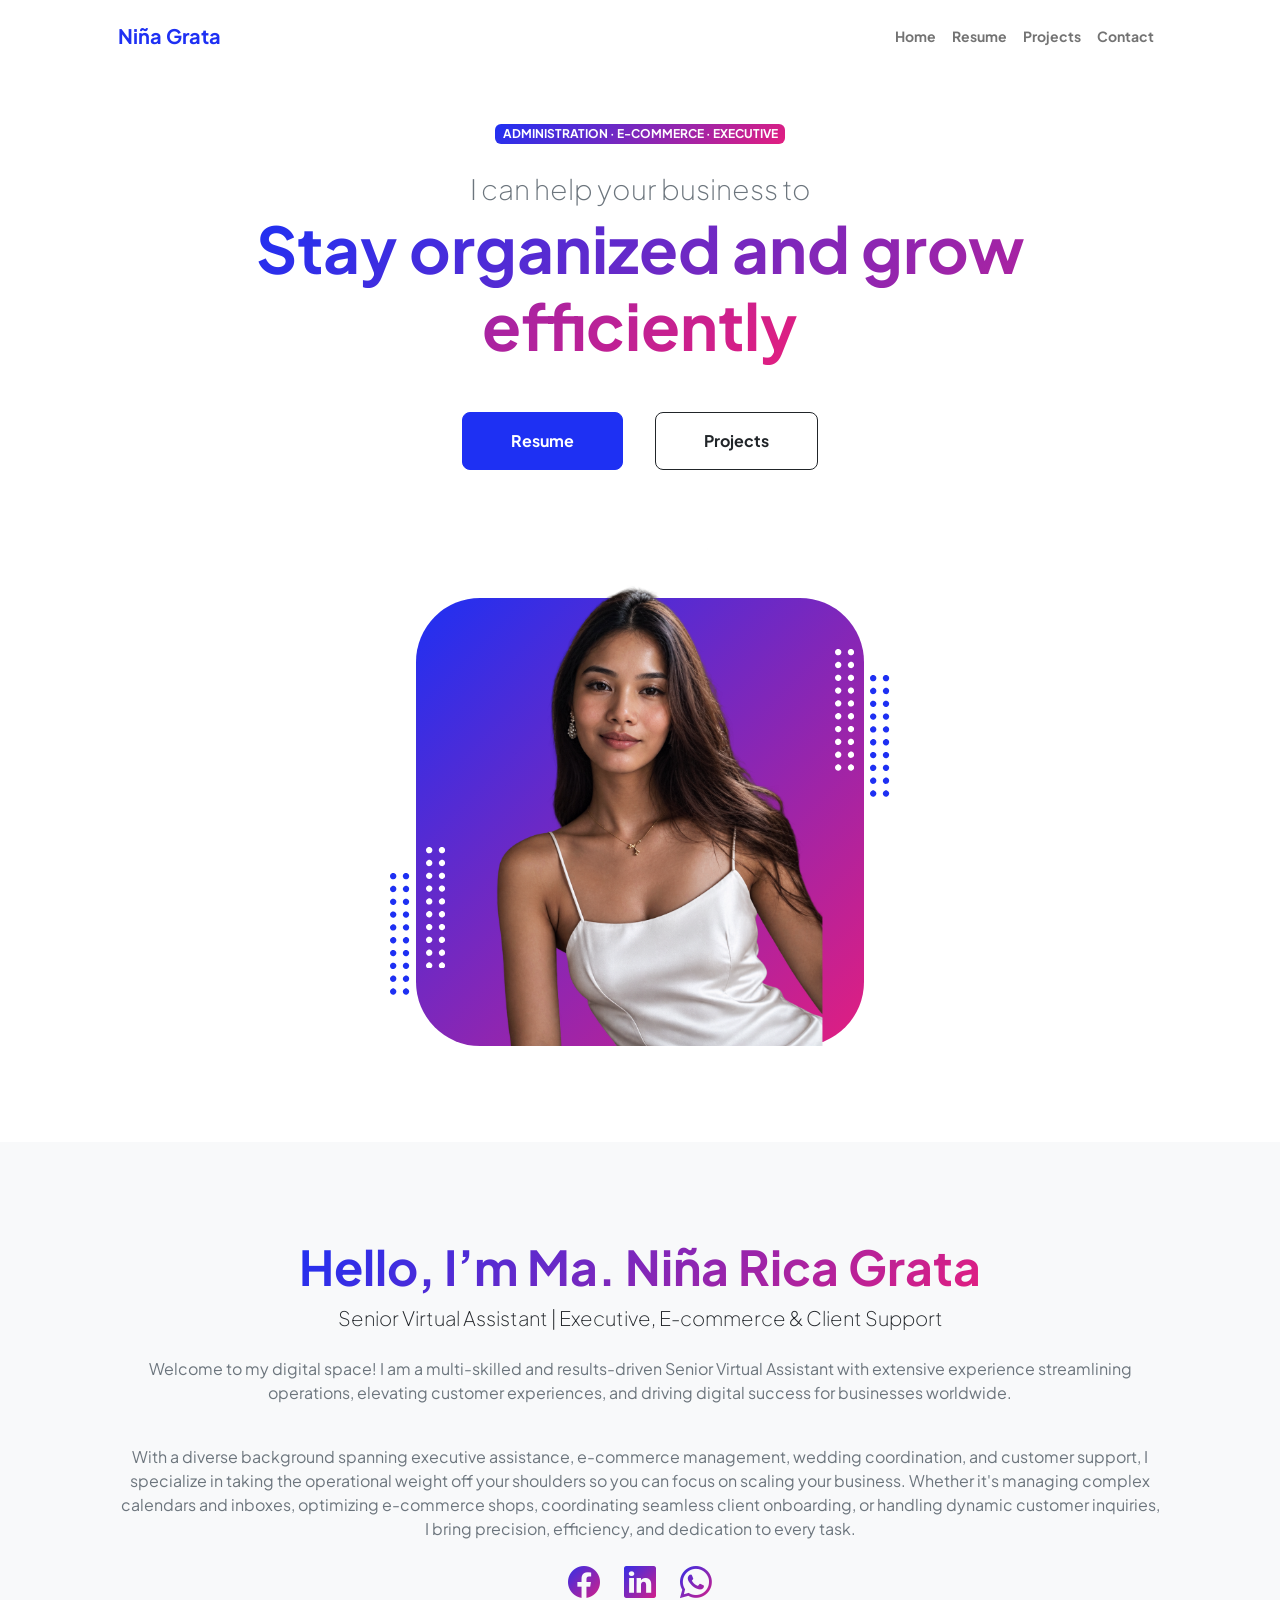
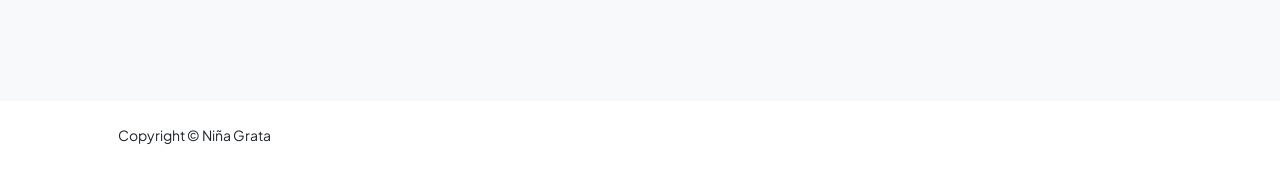
<file: index.html>
<!DOCTYPE html>
<html lang="en">
    <head>
        <meta charset="utf-8" />
        <meta name="viewport" content="width=device-width, initial-scale=1, shrink-to-fit=no" />
        <meta name="description" content="" />
        <meta name="author" content="" />
        <title>Niña Grata - Portfolio</title>
        <!-- Favicon-->
        <link rel="icon" type="image/x-icon" href="assets/favicon.ico" />
        <!-- Custom Google font-->
        <link rel="preconnect" href="https://fonts.googleapis.com" />
        <link rel="preconnect" href="https://fonts.gstatic.com" crossorigin />
        <link href="https://fonts.googleapis.com/css2?family=Plus+Jakarta+Sans:wght@100;200;300;400;500;600;700;800;900&amp;display=swap" rel="stylesheet" />
        <!-- Bootstrap icons-->
        <link href="https://cdn.jsdelivr.net/npm/bootstrap-icons@1.8.1/font/bootstrap-icons.css" rel="stylesheet" />
        <!-- Core theme CSS (includes Bootstrap)-->
        <link href="css/styles.css" rel="stylesheet" />
    </head>
    <body class="d-flex flex-column h-100">
        <main class="flex-shrink-0">
            <!-- Navigation-->
            <nav class="navbar navbar-expand-lg navbar-light bg-white py-3">
                <div class="container px-5">
                    <a class="navbar-brand" href="index.html"><span class="fw-bolder text-primary">Niña Grata</span></a>
                    <button class="navbar-toggler" type="button" data-bs-toggle="collapse" data-bs-target="#navbarSupportedContent" aria-controls="navbarSupportedContent" aria-expanded="false" aria-label="Toggle navigation"><span class="navbar-toggler-icon"></span></button>
                    <div class="collapse navbar-collapse" id="navbarSupportedContent">
                        <ul class="navbar-nav ms-auto mb-2 mb-lg-0 small fw-bolder">
                            <li class="nav-item"><a class="nav-link" href="index.html">Home</a></li>
                            <li class="nav-item"><a class="nav-link" href="resume.html">Resume</a></li>
                            <li class="nav-item"><a class="nav-link" href="projects.html">Projects</a></li>
                            <li class="nav-item"><a class="nav-link" href="contact.html">Contact</a></li>
                        </ul>
                    </div>
                </div>
            </nav>
            <!-- Header-->
            <header class="py-5">
                <div class="container px-5 pb-5">
                    <div class="row gx-5 align-items-center">
                        <div class="col-xxl-5">
                            <!-- Header text content-->
                            <div class="text-center text-xxl-start">
                                <div class="badge bg-gradient-primary-to-secondary text-white mb-4"><div class="text-uppercase">ADMINISTRATION &middot; E-COMMERCE &middot; EXECUTIVE</div></div>
                                <div class="fs-3 fw-light text-muted">I can help your business to</div>
                                <h1 class="display-3 fw-bolder mb-5"><span class="text-gradient d-inline">Stay organized and grow efficiently</span></h1>
                                <div class="d-grid gap-3 d-sm-flex justify-content-sm-center justify-content-xxl-start mb-3">
                                    <a class="btn btn-primary btn-lg px-5 py-3 me-sm-3 fs-6 fw-bolder" href="resume.html">Resume</a>
                                    <a class="btn btn-outline-dark btn-lg px-5 py-3 fs-6 fw-bolder" href="projects.html">Projects</a>
                                </div>
                            </div>
                        </div>
                        <div class="col-xxl-7">
                            <!-- Header profile picture-->
                            <div class="d-flex justify-content-center mt-5 mt-xxl-0">
                                <div class="profile bg-gradient-primary-to-secondary">
                                    <!-- TIP: For best results, use a photo with a transparent background like the demo example below-->
                                    <!-- Watch a tutorial on how to do this on YouTube (link)-->
                                    <img class="profile-img" src="assets/profile.png" alt="..." />
                                    <div class="dots-1">
                                        <!-- SVG Dots-->
                                        <svg version="1.1" xmlns="http://www.w3.org/2000/svg" xmlns:xlink="http://www.w3.org/1999/xlink" x="0px" y="0px" viewBox="0 0 191.6 1215.4" style="enable-background: new 0 0 191.6 1215.4" xml:space="preserve">
                                            <g transform="translate(0.000000,1280.000000) scale(0.100000,-0.100000)">
                                                <path d="M227.7,12788.6c-105-35-200-141-222-248c-43-206,163-412,369-369c155,32,275,190,260,339c-11,105-90,213-190,262        C383.7,12801.6,289.7,12808.6,227.7,12788.6z"></path>
                                                <path d="M1507.7,12788.6c-151-50-253-216-222-362c25-119,136-230,254-255c194-41,395,142,375,339c-11,105-90,213-190,262        C1663.7,12801.6,1569.7,12808.6,1507.7,12788.6z"></path>
                                                <path d="M227.7,11508.6c-105-35-200-141-222-248c-43-206,163-412,369-369c155,32,275,190,260,339c-11,105-90,213-190,262        C383.7,11521.6,289.7,11528.6,227.7,11508.6z"></path>
                                                <path d="M1507.7,11508.6c-151-50-253-216-222-362c25-119,136-230,254-255c194-41,395,142,375,339c-11,105-90,213-190,262        C1663.7,11521.6,1569.7,11528.6,1507.7,11508.6z"></path>
                                                <path d="M227.7,10228.6c-105-35-200-141-222-248c-43-206,163-412,369-369c155,32,275,190,260,339c-11,105-90,213-190,262        C383.7,10241.6,289.7,10248.6,227.7,10228.6z"></path>
                                                <path d="M1507.7,10228.6c-105-35-200-141-222-248c-43-206,163-412,369-369c155,32,275,190,260,339c-11,105-90,213-190,262        C1663.7,10241.6,1569.7,10248.6,1507.7,10228.6z"></path>
                                                <path d="M227.7,8948.6c-105-35-200-141-222-248c-43-206,163-412,369-369c155,32,275,190,260,339c-11,105-90,213-190,262        C383.7,8961.6,289.7,8968.6,227.7,8948.6z"></path>
                                                <path d="M1507.7,8948.6c-105-35-200-141-222-248c-43-206,163-412,369-369c155,32,275,190,260,339c-11,105-90,213-190,262        C1663.7,8961.6,1569.7,8968.6,1507.7,8948.6z"></path>
                                                <path d="M227.7,7668.6c-105-35-200-141-222-248c-43-206,163-412,369-369c155,32,275,190,260,339c-11,105-90,213-190,262        C383.7,7681.6,289.7,7688.6,227.7,7668.6z"></path>
                                                <path d="M1507.7,7668.6c-105-35-200-141-222-248c-43-206,163-412,369-369c155,32,275,190,260,339c-11,105-90,213-190,262        C1663.7,7681.6,1569.7,7688.6,1507.7,7668.6z"></path>
                                                <path d="M227.7,6388.6c-105-35-200-141-222-248c-43-206,163-412,369-369c155,32,275,190,260,339c-11,105-90,213-190,262        C383.7,6401.6,289.7,6408.6,227.7,6388.6z"></path>
                                                <path d="M1507.7,6388.6c-105-35-200-141-222-248c-43-206,163-412,369-369c155,32,275,190,260,339c-11,105-90,213-190,262        C1663.7,6401.6,1569.7,6408.6,1507.7,6388.6z"></path>
                                                <path d="M227.7,5108.6c-105-35-200-141-222-248c-43-206,163-412,369-369c155,32,275,190,260,339c-11,105-90,213-190,262        C383.7,5121.6,289.7,5128.6,227.7,5108.6z"></path>
                                                <path d="M1507.7,5108.6c-105-35-200-141-222-248c-43-206,163-412,369-369c155,32,275,190,260,339c-11,105-90,213-190,262        C1663.7,5121.6,1569.7,5128.6,1507.7,5108.6z"></path>
                                                <path d="M227.7,3828.6c-105-35-200-141-222-248c-43-206,163-412,369-369c155,32,275,190,260,339c-11,105-90,213-190,262        C383.7,3841.6,289.7,3848.6,227.7,3828.6z"></path>
                                                <path d="M1507.7,3828.6c-105-35-200-141-222-248c-43-206,163-412,369-369c155,32,275,190,260,339c-11,105-90,213-190,262        C1663.7,3841.6,1569.7,3848.6,1507.7,3828.6z"></path>
                                                <path d="M227.7,2548.6c-105-35-200-141-222-248c-43-206,163-412,369-369c155,32,275,190,260,339c-11,105-90,213-190,262        C383.7,2561.6,289.7,2568.6,227.7,2548.6z"></path>
                                                <path d="M1507.7,2548.6c-105-35-200-141-222-248c-43-206,163-412,369-369c155,32,275,190,260,339c-11,105-90,213-190,262        C1663.7,2561.6,1569.7,2568.6,1507.7,2548.6z"></path>
                                                <path d="M227.7,1268.6c-105-35-200-141-222-248c-43-206,163-412,369-369c155,32,275,190,260,339c-11,105-90,213-190,262        C383.7,1281.6,289.7,1288.6,227.7,1268.6z"></path>
                                                <path d="M1507.7,1268.6c-105-35-200-141-222-248c-43-206,163-412,369-369c155,32,275,190,260,339c-11,105-90,213-190,262        C1663.7,1281.6,1569.7,1288.6,1507.7,1268.6z"></path>
                                            </g>
                                        </svg>
                                        <!-- END of SVG dots-->
                                    </div>
                                    <div class="dots-2">
                                        <!-- SVG Dots-->
                                        <svg version="1.1" xmlns="http://www.w3.org/2000/svg" xmlns:xlink="http://www.w3.org/1999/xlink" x="0px" y="0px" viewBox="0 0 191.6 1215.4" style="enable-background: new 0 0 191.6 1215.4" xml:space="preserve">
                                            <g transform="translate(0.000000,1280.000000) scale(0.100000,-0.100000)">
                                                <path d="M227.7,12788.6c-105-35-200-141-222-248c-43-206,163-412,369-369c155,32,275,190,260,339c-11,105-90,213-190,262        C383.7,12801.6,289.7,12808.6,227.7,12788.6z"></path>
                                                <path d="M1507.7,12788.6c-151-50-253-216-222-362c25-119,136-230,254-255c194-41,395,142,375,339c-11,105-90,213-190,262        C1663.7,12801.6,1569.7,12808.6,1507.7,12788.6z"></path>
                                                <path d="M227.7,11508.6c-105-35-200-141-222-248c-43-206,163-412,369-369c155,32,275,190,260,339c-11,105-90,213-190,262        C383.7,11521.6,289.7,11528.6,227.7,11508.6z"></path>
                                                <path d="M1507.7,11508.6c-151-50-253-216-222-362c25-119,136-230,254-255c194-41,395,142,375,339c-11,105-90,213-190,262        C1663.7,11521.6,1569.7,11528.6,1507.7,11508.6z"></path>
                                                <path d="M227.7,10228.6c-105-35-200-141-222-248c-43-206,163-412,369-369c155,32,275,190,260,339c-11,105-90,213-190,262        C383.7,10241.6,289.7,10248.6,227.7,10228.6z"></path>
                                                <path d="M1507.7,10228.6c-105-35-200-141-222-248c-43-206,163-412,369-369c155,32,275,190,260,339c-11,105-90,213-190,262        C1663.7,10241.6,1569.7,10248.6,1507.7,10228.6z"></path>
                                                <path d="M227.7,8948.6c-105-35-200-141-222-248c-43-206,163-412,369-369c155,32,275,190,260,339c-11,105-90,213-190,262        C383.7,8961.6,289.7,8968.6,227.7,8948.6z"></path>
                                                <path d="M1507.7,8948.6c-105-35-200-141-222-248c-43-206,163-412,369-369c155,32,275,190,260,339c-11,105-90,213-190,262        C1663.7,8961.6,1569.7,8968.6,1507.7,8948.6z"></path>
                                                <path d="M227.7,7668.6c-105-35-200-141-222-248c-43-206,163-412,369-369c155,32,275,190,260,339c-11,105-90,213-190,262        C383.7,7681.6,289.7,7688.6,227.7,7668.6z"></path>
                                                <path d="M1507.7,7668.6c-105-35-200-141-222-248c-43-206,163-412,369-369c155,32,275,190,260,339c-11,105-90,213-190,262        C1663.7,7681.6,1569.7,7688.6,1507.7,7668.6z"></path>
                                                <path d="M227.7,6388.6c-105-35-200-141-222-248c-43-206,163-412,369-369c155,32,275,190,260,339c-11,105-90,213-190,262        C383.7,6401.6,289.7,6408.6,227.7,6388.6z"></path>
                                                <path d="M1507.7,6388.6c-105-35-200-141-222-248c-43-206,163-412,369-369c155,32,275,190,260,339c-11,105-90,213-190,262        C1663.7,6401.6,1569.7,6408.6,1507.7,6388.6z"></path>
                                                <path d="M227.7,5108.6c-105-35-200-141-222-248c-43-206,163-412,369-369c155,32,275,190,260,339c-11,105-90,213-190,262        C383.7,5121.6,289.7,5128.6,227.7,5108.6z"></path>
                                                <path d="M1507.7,5108.6c-105-35-200-141-222-248c-43-206,163-412,369-369c155,32,275,190,260,339c-11,105-90,213-190,262        C1663.7,5121.6,1569.7,5128.6,1507.7,5108.6z"></path>
                                                <path d="M227.7,3828.6c-105-35-200-141-222-248c-43-206,163-412,369-369c155,32,275,190,260,339c-11,105-90,213-190,262        C383.7,3841.6,289.7,3848.6,227.7,3828.6z"></path>
                                                <path d="M1507.7,3828.6c-105-35-200-141-222-248c-43-206,163-412,369-369c155,32,275,190,260,339c-11,105-90,213-190,262        C1663.7,3841.6,1569.7,3848.6,1507.7,3828.6z"></path>
                                                <path d="M227.7,2548.6c-105-35-200-141-222-248c-43-206,163-412,369-369c155,32,275,190,260,339c-11,105-90,213-190,262        C383.7,2561.6,289.7,2568.6,227.7,2548.6z"></path>
                                                <path d="M1507.7,2548.6c-105-35-200-141-222-248c-43-206,163-412,369-369c155,32,275,190,260,339c-11,105-90,213-190,262        C1663.7,2561.6,1569.7,2568.6,1507.7,2548.6z"></path>
                                                <path d="M227.7,1268.6c-105-35-200-141-222-248c-43-206,163-412,369-369c155,32,275,190,260,339c-11,105-90,213-190,262        C383.7,1281.6,289.7,1288.6,227.7,1268.6z"></path>
                                                <path d="M1507.7,1268.6c-105-35-200-141-222-248c-43-206,163-412,369-369c155,32,275,190,260,339c-11,105-90,213-190,262        C1663.7,1281.6,1569.7,1288.6,1507.7,1268.6z"></path>
                                            </g>
                                        </svg>
                                        <!-- END of SVG dots-->
                                    </div>
                                    <div class="dots-3">
                                        <!-- SVG Dots-->
                                        <svg version="1.1" xmlns="http://www.w3.org/2000/svg" xmlns:xlink="http://www.w3.org/1999/xlink" x="0px" y="0px" viewBox="0 0 191.6 1215.4" style="enable-background: new 0 0 191.6 1215.4" xml:space="preserve">
                                            <g transform="translate(0.000000,1280.000000) scale(0.100000,-0.100000)">
                                                <path d="M227.7,12788.6c-105-35-200-141-222-248c-43-206,163-412,369-369c155,32,275,190,260,339c-11,105-90,213-190,262        C383.7,12801.6,289.7,12808.6,227.7,12788.6z"></path>
                                                <path d="M1507.7,12788.6c-151-50-253-216-222-362c25-119,136-230,254-255c194-41,395,142,375,339c-11,105-90,213-190,262        C1663.7,12801.6,1569.7,12808.6,1507.7,12788.6z"></path>
                                                <path d="M227.7,11508.6c-105-35-200-141-222-248c-43-206,163-412,369-369c155,32,275,190,260,339c-11,105-90,213-190,262        C383.7,11521.6,289.7,11528.6,227.7,11508.6z"></path>
                                                <path d="M1507.7,11508.6c-151-50-253-216-222-362c25-119,136-230,254-255c194-41,395,142,375,339c-11,105-90,213-190,262        C1663.7,11521.6,1569.7,11528.6,1507.7,11508.6z"></path>
                                                <path d="M227.7,10228.6c-105-35-200-141-222-248c-43-206,163-412,369-369c155,32,275,190,260,339c-11,105-90,213-190,262        C383.7,10241.6,289.7,10248.6,227.7,10228.6z"></path>
                                                <path d="M1507.7,10228.6c-105-35-200-141-222-248c-43-206,163-412,369-369c155,32,275,190,260,339c-11,105-90,213-190,262        C1663.7,10241.6,1569.7,10248.6,1507.7,10228.6z"></path>
                                                <path d="M227.7,8948.6c-105-35-200-141-222-248c-43-206,163-412,369-369c155,32,275,190,260,339c-11,105-90,213-190,262        C383.7,8961.6,289.7,8968.6,227.7,8948.6z"></path>
                                                <path d="M1507.7,8948.6c-105-35-200-141-222-248c-43-206,163-412,369-369c155,32,275,190,260,339c-11,105-90,213-190,262        C1663.7,8961.6,1569.7,8968.6,1507.7,8948.6z"></path>
                                                <path d="M227.7,7668.6c-105-35-200-141-222-248c-43-206,163-412,369-369c155,32,275,190,260,339c-11,105-90,213-190,262        C383.7,7681.6,289.7,7688.6,227.7,7668.6z"></path>
                                                <path d="M1507.7,7668.6c-105-35-200-141-222-248c-43-206,163-412,369-369c155,32,275,190,260,339c-11,105-90,213-190,262        C1663.7,7681.6,1569.7,7688.6,1507.7,7668.6z"></path>
                                                <path d="M227.7,6388.6c-105-35-200-141-222-248c-43-206,163-412,369-369c155,32,275,190,260,339c-11,105-90,213-190,262        C383.7,6401.6,289.7,6408.6,227.7,6388.6z"></path>
                                                <path d="M1507.7,6388.6c-105-35-200-141-222-248c-43-206,163-412,369-369c155,32,275,190,260,339c-11,105-90,213-190,262        C1663.7,6401.6,1569.7,6408.6,1507.7,6388.6z"></path>
                                                <path d="M227.7,5108.6c-105-35-200-141-222-248c-43-206,163-412,369-369c155,32,275,190,260,339c-11,105-90,213-190,262        C383.7,5121.6,289.7,5128.6,227.7,5108.6z"></path>
                                                <path d="M1507.7,5108.6c-105-35-200-141-222-248c-43-206,163-412,369-369c155,32,275,190,260,339c-11,105-90,213-190,262        C1663.7,5121.6,1569.7,5128.6,1507.7,5108.6z"></path>
                                                <path d="M227.7,3828.6c-105-35-200-141-222-248c-43-206,163-412,369-369c155,32,275,190,260,339c-11,105-90,213-190,262        C383.7,3841.6,289.7,3848.6,227.7,3828.6z"></path>
                                                <path d="M1507.7,3828.6c-105-35-200-141-222-248c-43-206,163-412,369-369c155,32,275,190,260,339c-11,105-90,213-190,262        C1663.7,3841.6,1569.7,3848.6,1507.7,3828.6z"></path>
                                                <path d="M227.7,2548.6c-105-35-200-141-222-248c-43-206,163-412,369-369c155,32,275,190,260,339c-11,105-90,213-190,262        C383.7,2561.6,289.7,2568.6,227.7,2548.6z"></path>
                                                <path d="M1507.7,2548.6c-105-35-200-141-222-248c-43-206,163-412,369-369c155,32,275,190,260,339c-11,105-90,213-190,262        C1663.7,2561.6,1569.7,2568.6,1507.7,2548.6z"></path>
                                                <path d="M227.7,1268.6c-105-35-200-141-222-248c-43-206,163-412,369-369c155,32,275,190,260,339c-11,105-90,213-190,262        C383.7,1281.6,289.7,1288.6,227.7,1268.6z"></path>
                                                <path d="M1507.7,1268.6c-105-35-200-141-222-248c-43-206,163-412,369-369c155,32,275,190,260,339c-11,105-90,213-190,262        C1663.7,1281.6,1569.7,1288.6,1507.7,1268.6z"></path>
                                            </g>
                                        </svg>
                                        <!-- END of SVG dots-->
                                    </div>
                                    <div class="dots-4">
                                        <!-- SVG Dots-->
                                        <svg version="1.1" xmlns="http://www.w3.org/2000/svg" xmlns:xlink="http://www.w3.org/1999/xlink" x="0px" y="0px" viewBox="0 0 191.6 1215.4" style="enable-background: new 0 0 191.6 1215.4" xml:space="preserve">
                                            <g transform="translate(0.000000,1280.000000) scale(0.100000,-0.100000)">
                                                <path d="M227.7,12788.6c-105-35-200-141-222-248c-43-206,163-412,369-369c155,32,275,190,260,339c-11,105-90,213-190,262        C383.7,12801.6,289.7,12808.6,227.7,12788.6z"></path>
                                                <path d="M1507.7,12788.6c-151-50-253-216-222-362c25-119,136-230,254-255c194-41,395,142,375,339c-11,105-90,213-190,262        C1663.7,12801.6,1569.7,12808.6,1507.7,12788.6z"></path>
                                                <path d="M227.7,11508.6c-105-35-200-141-222-248c-43-206,163-412,369-369c155,32,275,190,260,339c-11,105-90,213-190,262        C383.7,11521.6,289.7,11528.6,227.7,11508.6z"></path>
                                                <path d="M1507.7,11508.6c-151-50-253-216-222-362c25-119,136-230,254-255c194-41,395,142,375,339c-11,105-90,213-190,262        C1663.7,11521.6,1569.7,11528.6,1507.7,11508.6z"></path>
                                                <path d="M227.7,10228.6c-105-35-200-141-222-248c-43-206,163-412,369-369c155,32,275,190,260,339c-11,105-90,213-190,262        C383.7,10241.6,289.7,10248.6,227.7,10228.6z"></path>
                                                <path d="M1507.7,10228.6c-105-35-200-141-222-248c-43-206,163-412,369-369c155,32,275,190,260,339c-11,105-90,213-190,262        C1663.7,10241.6,1569.7,10248.6,1507.7,10228.6z"></path>
                                                <path d="M227.7,8948.6c-105-35-200-141-222-248c-43-206,163-412,369-369c155,32,275,190,260,339c-11,105-90,213-190,262        C383.7,8961.6,289.7,8968.6,227.7,8948.6z"></path>
                                                <path d="M1507.7,8948.6c-105-35-200-141-222-248c-43-206,163-412,369-369c155,32,275,190,260,339c-11,105-90,213-190,262        C1663.7,8961.6,1569.7,8968.6,1507.7,8948.6z"></path>
                                                <path d="M227.7,7668.6c-105-35-200-141-222-248c-43-206,163-412,369-369c155,32,275,190,260,339c-11,105-90,213-190,262        C383.7,7681.6,289.7,7688.6,227.7,7668.6z"></path>
                                                <path d="M1507.7,7668.6c-105-35-200-141-222-248c-43-206,163-412,369-369c155,32,275,190,260,339c-11,105-90,213-190,262        C1663.7,7681.6,1569.7,7688.6,1507.7,7668.6z"></path>
                                                <path d="M227.7,6388.6c-105-35-200-141-222-248c-43-206,163-412,369-369c155,32,275,190,260,339c-11,105-90,213-190,262        C383.7,6401.6,289.7,6408.6,227.7,6388.6z"></path>
                                                <path d="M1507.7,6388.6c-105-35-200-141-222-248c-43-206,163-412,369-369c155,32,275,190,260,339c-11,105-90,213-190,262        C1663.7,6401.6,1569.7,6408.6,1507.7,6388.6z"></path>
                                                <path d="M227.7,5108.6c-105-35-200-141-222-248c-43-206,163-412,369-369c155,32,275,190,260,339c-11,105-90,213-190,262        C383.7,5121.6,289.7,5128.6,227.7,5108.6z"></path>
                                                <path d="M1507.7,5108.6c-105-35-200-141-222-248c-43-206,163-412,369-369c155,32,275,190,260,339c-11,105-90,213-190,262        C1663.7,5121.6,1569.7,5128.6,1507.7,5108.6z"></path>
                                                <path d="M227.7,3828.6c-105-35-200-141-222-248c-43-206,163-412,369-369c155,32,275,190,260,339c-11,105-90,213-190,262        C383.7,3841.6,289.7,3848.6,227.7,3828.6z"></path>
                                                <path d="M1507.7,3828.6c-105-35-200-141-222-248c-43-206,163-412,369-369c155,32,275,190,260,339c-11,105-90,213-190,262        C1663.7,3841.6,1569.7,3848.6,1507.7,3828.6z"></path>
                                                <path d="M227.7,2548.6c-105-35-200-141-222-248c-43-206,163-412,369-369c155,32,275,190,260,339c-11,105-90,213-190,262        C383.7,2561.6,289.7,2568.6,227.7,2548.6z"></path>
                                                <path d="M1507.7,2548.6c-105-35-200-141-222-248c-43-206,163-412,369-369c155,32,275,190,260,339c-11,105-90,213-190,262        C1663.7,2561.6,1569.7,2568.6,1507.7,2548.6z"></path>
                                                <path d="M227.7,1268.6c-105-35-200-141-222-248c-43-206,163-412,369-369c155,32,275,190,260,339c-11,105-90,213-190,262        C383.7,1281.6,289.7,1288.6,227.7,1268.6z"></path>
                                                <path d="M1507.7,1268.6c-105-35-200-141-222-248c-43-206,163-412,369-369c155,32,275,190,260,339c-11,105-90,213-190,262        C1663.7,1281.6,1569.7,1288.6,1507.7,1268.6z"></path>
                                            </g>
                                        </svg>
                                        <!-- END of SVG dots-->
                                    </div>
                                </div>
                            </div>
                        </div>
                    </div>
                </div>
            </header>
            <!-- About Section-->
            <section class="bg-light py-5">
                <div class="container px-5">
                    <div class="row gx-5 justify-content-center">
                        <div class="col-xxl-8">
                            <div class="text-center my-5">
                                <h2 class="display-5 fw-bolder"><span class="text-gradient d-inline">Hello, I’m Ma. Niña Rica Grata</span></h2>
                                <p class="lead fw-light mb-4">Senior Virtual Assistant | Executive, E-commerce & Client Support</p>
                                <p class="text-muted">Welcome to my digital space! I am a multi-skilled and results-driven Senior Virtual Assistant with extensive experience streamlining operations, elevating customer experiences, and driving digital success for businesses worldwide.</p>
                                <br>
                                <p class="text-muted">With a diverse background spanning executive assistance, e-commerce management, wedding coordination, and customer support, I specialize in taking the operational weight off your shoulders so you can focus on scaling your business. Whether it's managing complex calendars and inboxes, optimizing e-commerce shops, coordinating seamless client onboarding, or handling dynamic customer inquiries, I bring precision, efficiency, and dedication to every task.</p>
                                <div class="d-flex justify-content-center fs-2 gap-4">
                                    <a class="text-gradient" href="https://www.facebook.com/nenyaaang/"><i class="bi bi-facebook"></i></a>
                                    <a class="text-gradient" href="https://linkedin.com/in/ninagrata"><i class="bi bi-linkedin"></i></a>
                                    <a class="text-gradient" href="https://wa.me/+639953242529"><i class="bi bi-whatsapp"></i></a>
                                </div>
                            </div>
                        </div>
                    </div>
                </div>
            </section>
        </main>
        <!-- Footer-->
        <footer class="bg-white py-4 mt-auto">
            <div class="container px-5">
                <div class="row align-items-center justify-content-between flex-column flex-sm-row">
                    <div class="col-auto"><div class="small m-0">Copyright &copy; Niña Grata</div></div>
               
                </div>
            </div>
        </footer>
        <!-- Bootstrap core JS-->
        <script src="https://cdn.jsdelivr.net/npm/bootstrap@5.2.3/dist/js/bootstrap.bundle.min.js"></script>
        <!-- Core theme JS-->
        <script src="js/scripts.js"></script>
    </body>
</html>
</file>
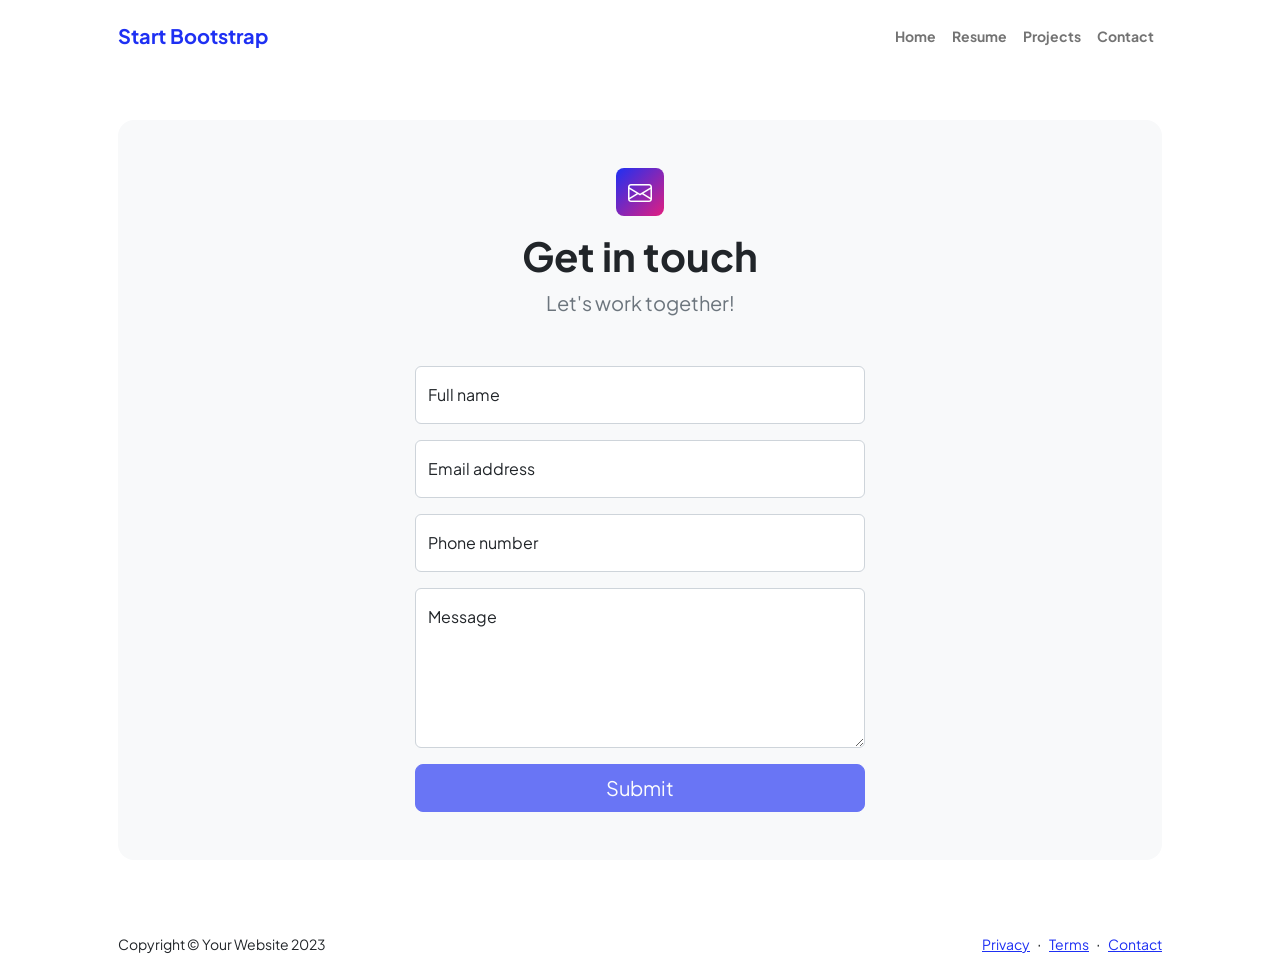
<file: contact.html>
<!DOCTYPE html>
<html lang="en">
    <head>
        <meta charset="utf-8" />
        <meta name="viewport" content="width=device-width, initial-scale=1, shrink-to-fit=no" />
        <meta name="description" content />
        <meta name="author" content />
        <title>Modern Business - Start Bootstrap Template</title>
        <!-- Favicon-->
        <link rel="icon" type="image/x-icon" href="assets/favicon.ico" />
        <!-- Custom Google font-->
        <link rel="preconnect" href="https://fonts.googleapis.com" />
        <link rel="preconnect" href="https://fonts.gstatic.com" crossorigin />
        <link href="https://fonts.googleapis.com/css2?family=Plus+Jakarta+Sans:wght@100;200;300;400;500;600;700;800;900&amp;display=swap" rel="stylesheet" />
        <!-- Bootstrap icons-->
        <link href="https://cdn.jsdelivr.net/npm/bootstrap-icons@1.8.1/font/bootstrap-icons.css" rel="stylesheet" />
        <!-- Core theme CSS (includes Bootstrap)-->
        <link href="css/styles.css" rel="stylesheet" />
    </head>
    <body class="d-flex flex-column">
        <main class="flex-shrink-0">
            <!-- Navigation-->
            <nav class="navbar navbar-expand-lg navbar-light bg-white py-3">
                <div class="container px-5">
                    <a class="navbar-brand" href="index.html"><span class="fw-bolder text-primary">Start Bootstrap</span></a>
                    <button class="navbar-toggler" type="button" data-bs-toggle="collapse" data-bs-target="#navbarSupportedContent" aria-controls="navbarSupportedContent" aria-expanded="false" aria-label="Toggle navigation"><span class="navbar-toggler-icon"></span></button>
                    <div class="collapse navbar-collapse" id="navbarSupportedContent">
                        <ul class="navbar-nav ms-auto mb-2 mb-lg-0 small fw-bolder">
                            <li class="nav-item"><a class="nav-link" href="index.html">Home</a></li>
                            <li class="nav-item"><a class="nav-link" href="resume.html">Resume</a></li>
                            <li class="nav-item"><a class="nav-link" href="projects.html">Projects</a></li>
                            <li class="nav-item"><a class="nav-link" href="contact.html">Contact</a></li>
                        </ul>
                    </div>
                </div>
            </nav>
            <!-- Page content-->
            <section class="py-5">
                <div class="container px-5">
                    <!-- Contact form-->
                    <div class="bg-light rounded-4 py-5 px-4 px-md-5">
                        <div class="text-center mb-5">
                            <div class="feature bg-primary bg-gradient-primary-to-secondary text-white rounded-3 mb-3"><i class="bi bi-envelope"></i></div>
                            <h1 class="fw-bolder">Get in touch</h1>
                            <p class="lead fw-normal text-muted mb-0">Let's work together!</p>
                        </div>
                        <div class="row gx-5 justify-content-center">
                            <div class="col-lg-8 col-xl-6">
                                <!-- * * * * * * * * * * * * * * *-->
                                <!-- * * SB Forms Contact Form * *-->
                                <!-- * * * * * * * * * * * * * * *-->
                                <!-- This form is pre-integrated with SB Forms.-->
                                <!-- To make this form functional, sign up at-->
                                <!-- https://startbootstrap.com/solution/contact-forms-->
                                <!-- to get an API token!-->
                                <form id="contactForm" data-sb-form-api-token="API_TOKEN">
                                    <!-- Name input-->
                                    <div class="form-floating mb-3">
                                        <input class="form-control" id="name" type="text" placeholder="Enter your name..." data-sb-validations="required" />
                                        <label for="name">Full name</label>
                                        <div class="invalid-feedback" data-sb-feedback="name:required">A name is required.</div>
                                    </div>
                                    <!-- Email address input-->
                                    <div class="form-floating mb-3">
                                        <input class="form-control" id="email" type="email" placeholder="name@example.com" data-sb-validations="required,email" />
                                        <label for="email">Email address</label>
                                        <div class="invalid-feedback" data-sb-feedback="email:required">An email is required.</div>
                                        <div class="invalid-feedback" data-sb-feedback="email:email">Email is not valid.</div>
                                    </div>
                                    <!-- Phone number input-->
                                    <div class="form-floating mb-3">
                                        <input class="form-control" id="phone" type="tel" placeholder="(123) 456-7890" data-sb-validations="required" />
                                        <label for="phone">Phone number</label>
                                        <div class="invalid-feedback" data-sb-feedback="phone:required">A phone number is required.</div>
                                    </div>
                                    <!-- Message input-->
                                    <div class="form-floating mb-3">
                                        <textarea class="form-control" id="message" type="text" placeholder="Enter your message here..." style="height: 10rem" data-sb-validations="required"></textarea>
                                        <label for="message">Message</label>
                                        <div class="invalid-feedback" data-sb-feedback="message:required">A message is required.</div>
                                    </div>
                                    <!-- Submit success message-->
                                    <!---->
                                    <!-- This is what your users will see when the form-->
                                    <!-- has successfully submitted-->
                                    <div class="d-none" id="submitSuccessMessage">
                                        <div class="text-center mb-3">
                                            <div class="fw-bolder">Form submission successful!</div>
                                            To activate this form, sign up at
                                            <br />
                                            <a href="https://startbootstrap.com/solution/contact-forms">https://startbootstrap.com/solution/contact-forms</a>
                                        </div>
                                    </div>
                                    <!-- Submit error message-->
                                    <!---->
                                    <!-- This is what your users will see when there is-->
                                    <!-- an error submitting the form-->
                                    <div class="d-none" id="submitErrorMessage"><div class="text-center text-danger mb-3">Error sending message!</div></div>
                                    <!-- Submit Button-->
                                    <div class="d-grid"><button class="btn btn-primary btn-lg disabled" id="submitButton" type="submit">Submit</button></div>
                                </form>
                            </div>
                        </div>
                    </div>
                </div>
            </section>
        </main>
        <!-- Footer-->
        <footer class="bg-white py-4 mt-auto">
            <div class="container px-5">
                <div class="row align-items-center justify-content-between flex-column flex-sm-row">
                    <div class="col-auto"><div class="small m-0">Copyright &copy; Your Website 2023</div></div>
                    <div class="col-auto">
                        <a class="small" href="#!">Privacy</a>
                        <span class="mx-1">&middot;</span>
                        <a class="small" href="#!">Terms</a>
                        <span class="mx-1">&middot;</span>
                        <a class="small" href="#!">Contact</a>
                    </div>
                </div>
            </div>
        </footer>
        <!-- Bootstrap core JS-->
        <script src="https://cdn.jsdelivr.net/npm/bootstrap@5.2.3/dist/js/bootstrap.bundle.min.js"></script>
        <!-- Core theme JS-->
        <script src="js/scripts.js"></script>
        <!-- * * * * * * * * * * * * * * * * * * * * * * * * * * * * * * * * * * * * * * * *-->
        <!-- * *                               SB Forms JS                               * *-->
        <!-- * * Activate your form at https://startbootstrap.com/solution/contact-forms * *-->
        <!-- * * * * * * * * * * * * * * * * * * * * * * * * * * * * * * * * * * * * * * * *-->
        <script src="https://cdn.startbootstrap.com/sb-forms-latest.js"></script>
    </body>
</html>
</file>
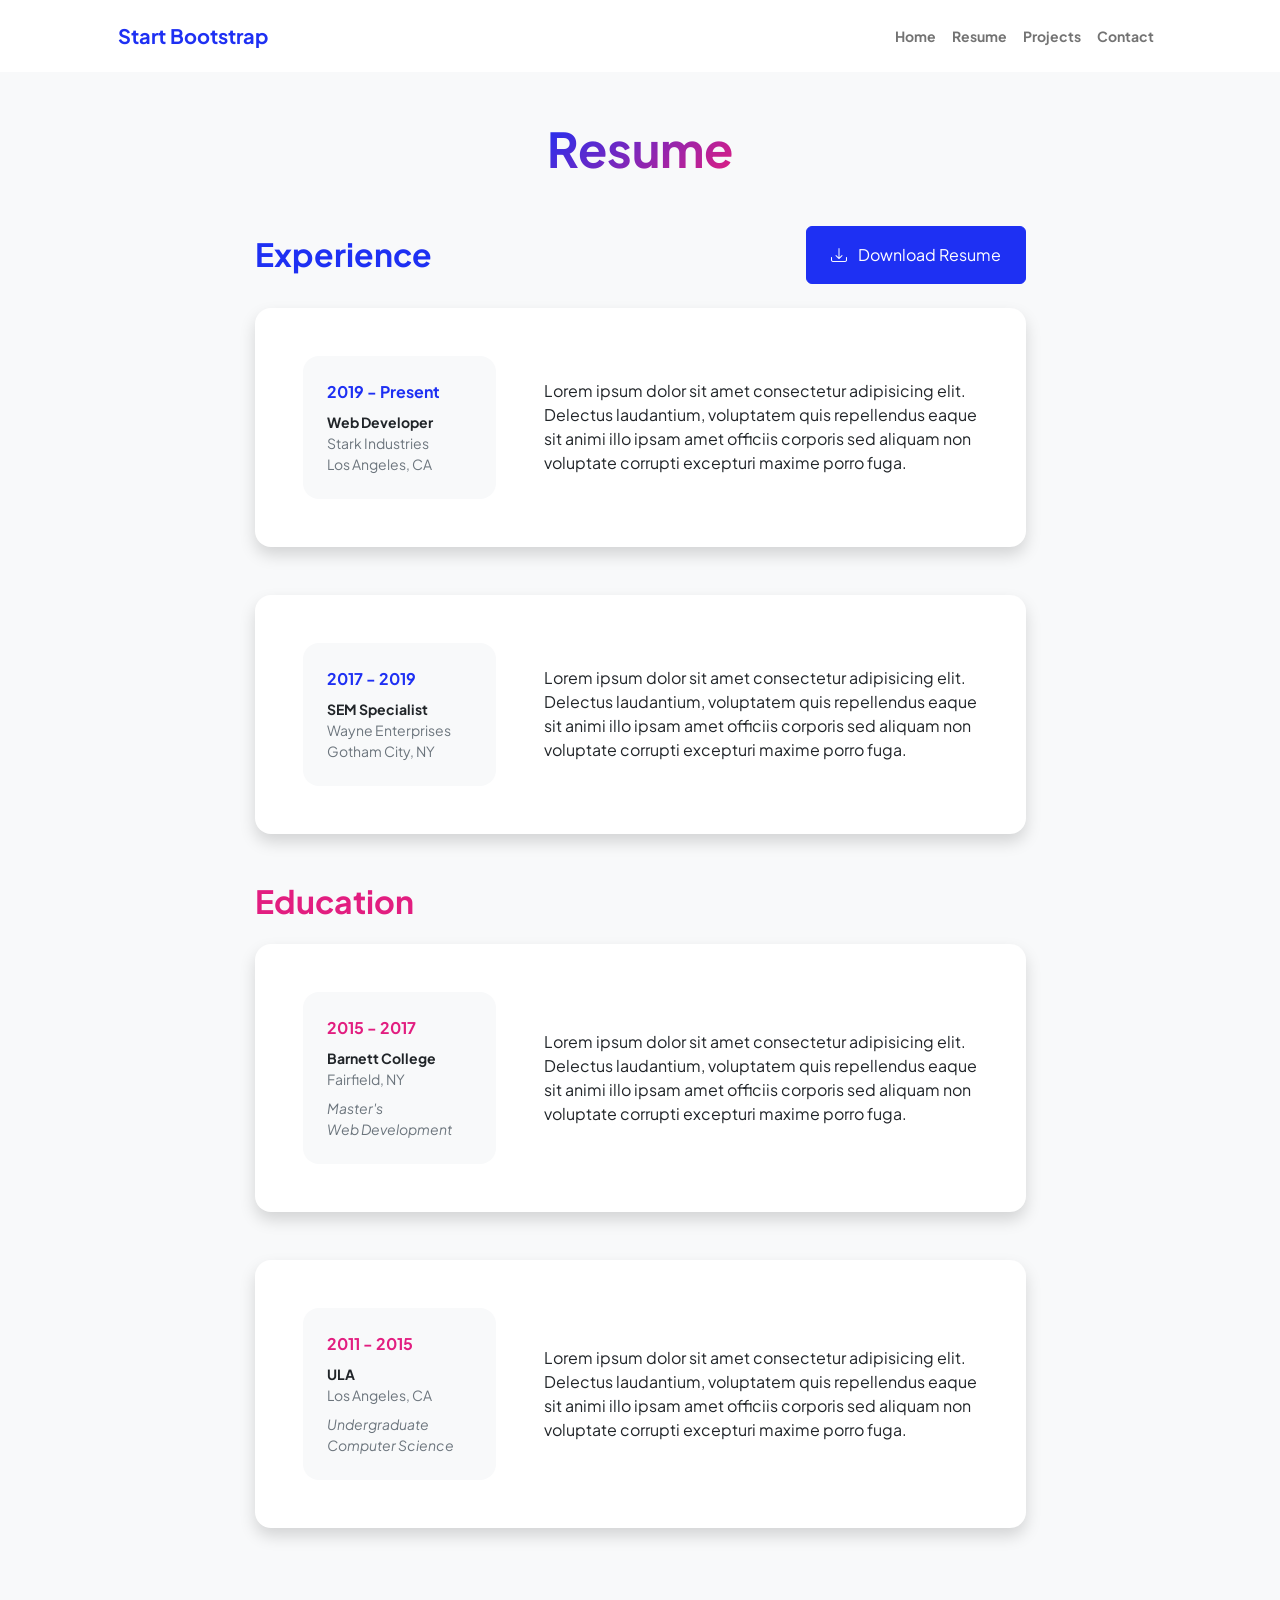
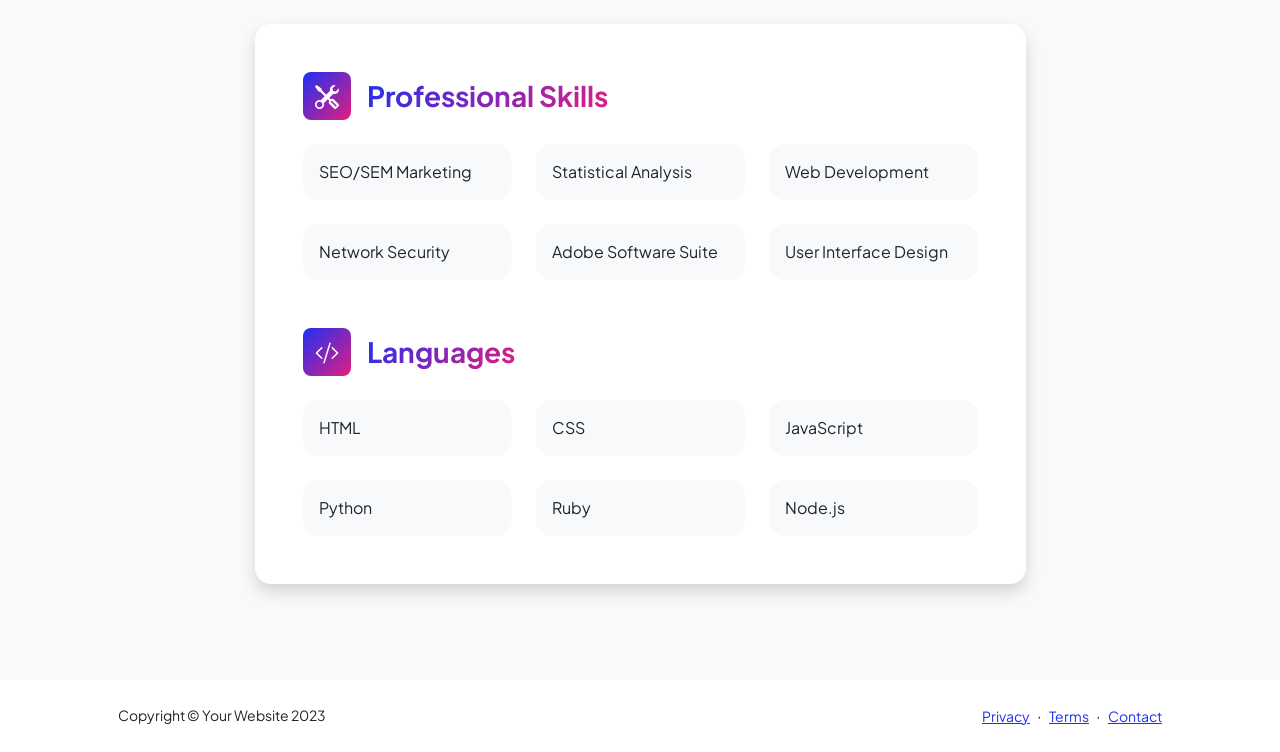
<file: resume.html>
<!DOCTYPE html>
<html lang="en">
    <head>
        <meta charset="utf-8" />
        <meta name="viewport" content="width=device-width, initial-scale=1, shrink-to-fit=no" />
        <meta name="description" content="" />
        <meta name="author" content="" />
        <title>Personal - Start Bootstrap Template</title>
        <!-- Favicon-->
        <link rel="icon" type="image/x-icon" href="assets/favicon.ico" />
        <!-- Custom Google font-->
        <link rel="preconnect" href="https://fonts.googleapis.com" />
        <link rel="preconnect" href="https://fonts.gstatic.com" crossorigin />
        <link href="https://fonts.googleapis.com/css2?family=Plus+Jakarta+Sans:wght@100;200;300;400;500;600;700;800;900&amp;display=swap" rel="stylesheet" />
        <!-- Bootstrap icons-->
        <link href="https://cdn.jsdelivr.net/npm/bootstrap-icons@1.8.1/font/bootstrap-icons.css" rel="stylesheet" />
        <!-- Core theme CSS (includes Bootstrap)-->
        <link href="css/styles.css" rel="stylesheet" />
    </head>
    <body class="d-flex flex-column h-100 bg-light">
        <main class="flex-shrink-0">
            <!-- Navigation-->
            <nav class="navbar navbar-expand-lg navbar-light bg-white py-3">
                <div class="container px-5">
                    <a class="navbar-brand" href="index.html"><span class="fw-bolder text-primary">Start Bootstrap</span></a>
                    <button class="navbar-toggler" type="button" data-bs-toggle="collapse" data-bs-target="#navbarSupportedContent" aria-controls="navbarSupportedContent" aria-expanded="false" aria-label="Toggle navigation"><span class="navbar-toggler-icon"></span></button>
                    <div class="collapse navbar-collapse" id="navbarSupportedContent">
                        <ul class="navbar-nav ms-auto mb-2 mb-lg-0 small fw-bolder">
                            <li class="nav-item"><a class="nav-link" href="index.html">Home</a></li>
                            <li class="nav-item"><a class="nav-link" href="resume.html">Resume</a></li>
                            <li class="nav-item"><a class="nav-link" href="projects.html">Projects</a></li>
                            <li class="nav-item"><a class="nav-link" href="contact.html">Contact</a></li>
                        </ul>
                    </div>
                </div>
            </nav>
            <!-- Page Content-->
            <div class="container px-5 my-5">
                <div class="text-center mb-5">
                    <h1 class="display-5 fw-bolder mb-0"><span class="text-gradient d-inline">Resume</span></h1>
                </div>
                <div class="row gx-5 justify-content-center">
                    <div class="col-lg-11 col-xl-9 col-xxl-8">
                        <!-- Experience Section-->
                        <section>
                            <div class="d-flex align-items-center justify-content-between mb-4">
                                <h2 class="text-primary fw-bolder mb-0">Experience</h2>
                                <!-- Download resume button-->
                                <!-- Note: Set the link href target to a PDF file within your project-->
                                <a class="btn btn-primary px-4 py-3" href="https://www.canva.com/design/DAFLERVCHvs/rPY4fMuGvfWhoTzAgXz6fA/edit">
                                    <div class="d-inline-block bi bi-download me-2"></div>
                                    Download Resume
                                </a>
                            </div>
                            <!-- Experience Card 1-->
                            <div class="card shadow border-0 rounded-4 mb-5">
                                <div class="card-body p-5">
                                    <div class="row align-items-center gx-5">
                                        <div class="col text-center text-lg-start mb-4 mb-lg-0">
                                            <div class="bg-light p-4 rounded-4">
                                                <div class="text-primary fw-bolder mb-2">2019 - Present</div>
                                                <div class="small fw-bolder">Web Developer</div>
                                                <div class="small text-muted">Stark Industries</div>
                                                <div class="small text-muted">Los Angeles, CA</div>
                                            </div>
                                        </div>
                                        <div class="col-lg-8"><div>Lorem ipsum dolor sit amet consectetur adipisicing elit. Delectus laudantium, voluptatem quis repellendus eaque sit animi illo ipsam amet officiis corporis sed aliquam non voluptate corrupti excepturi maxime porro fuga.</div></div>
                                    </div>
                                </div>
                            </div>
                            <!-- Experience Card 2-->
                            <div class="card shadow border-0 rounded-4 mb-5">
                                <div class="card-body p-5">
                                    <div class="row align-items-center gx-5">
                                        <div class="col text-center text-lg-start mb-4 mb-lg-0">
                                            <div class="bg-light p-4 rounded-4">
                                                <div class="text-primary fw-bolder mb-2">2017 - 2019</div>
                                                <div class="small fw-bolder">SEM Specialist</div>
                                                <div class="small text-muted">Wayne Enterprises</div>
                                                <div class="small text-muted">Gotham City, NY</div>
                                            </div>
                                        </div>
                                        <div class="col-lg-8"><div>Lorem ipsum dolor sit amet consectetur adipisicing elit. Delectus laudantium, voluptatem quis repellendus eaque sit animi illo ipsam amet officiis corporis sed aliquam non voluptate corrupti excepturi maxime porro fuga.</div></div>
                                    </div>
                                </div>
                            </div>
                        </section>
                        <!-- Education Section-->
                        <section>
                            <h2 class="text-secondary fw-bolder mb-4">Education</h2>
                            <!-- Education Card 1-->
                            <div class="card shadow border-0 rounded-4 mb-5">
                                <div class="card-body p-5">
                                    <div class="row align-items-center gx-5">
                                        <div class="col text-center text-lg-start mb-4 mb-lg-0">
                                            <div class="bg-light p-4 rounded-4">
                                                <div class="text-secondary fw-bolder mb-2">2015 - 2017</div>
                                                <div class="mb-2">
                                                    <div class="small fw-bolder">Barnett College</div>
                                                    <div class="small text-muted">Fairfield, NY</div>
                                                </div>
                                                <div class="fst-italic">
                                                    <div class="small text-muted">Master's</div>
                                                    <div class="small text-muted">Web Development</div>
                                                </div>
                                            </div>
                                        </div>
                                        <div class="col-lg-8"><div>Lorem ipsum dolor sit amet consectetur adipisicing elit. Delectus laudantium, voluptatem quis repellendus eaque sit animi illo ipsam amet officiis corporis sed aliquam non voluptate corrupti excepturi maxime porro fuga.</div></div>
                                    </div>
                                </div>
                            </div>
                            <!-- Education Card 2-->
                            <div class="card shadow border-0 rounded-4 mb-5">
                                <div class="card-body p-5">
                                    <div class="row align-items-center gx-5">
                                        <div class="col text-center text-lg-start mb-4 mb-lg-0">
                                            <div class="bg-light p-4 rounded-4">
                                                <div class="text-secondary fw-bolder mb-2">2011 - 2015</div>
                                                <div class="mb-2">
                                                    <div class="small fw-bolder">ULA</div>
                                                    <div class="small text-muted">Los Angeles, CA</div>
                                                </div>
                                                <div class="fst-italic">
                                                    <div class="small text-muted">Undergraduate</div>
                                                    <div class="small text-muted">Computer Science</div>
                                                </div>
                                            </div>
                                        </div>
                                        <div class="col-lg-8"><div>Lorem ipsum dolor sit amet consectetur adipisicing elit. Delectus laudantium, voluptatem quis repellendus eaque sit animi illo ipsam amet officiis corporis sed aliquam non voluptate corrupti excepturi maxime porro fuga.</div></div>
                                    </div>
                                </div>
                            </div>
                        </section>
                        <!-- Divider-->
                        <div class="pb-5"></div>
                        <!-- Skills Section-->
                        <section>
                            <!-- Skillset Card-->
                            <div class="card shadow border-0 rounded-4 mb-5">
                                <div class="card-body p-5">
                                    <!-- Professional skills list-->
                                    <div class="mb-5">
                                        <div class="d-flex align-items-center mb-4">
                                            <div class="feature bg-primary bg-gradient-primary-to-secondary text-white rounded-3 me-3"><i class="bi bi-tools"></i></div>
                                            <h3 class="fw-bolder mb-0"><span class="text-gradient d-inline">Professional Skills</span></h3>
                                        </div>
                                        <div class="row row-cols-1 row-cols-md-3 mb-4">
                                            <div class="col mb-4 mb-md-0"><div class="d-flex align-items-center bg-light rounded-4 p-3 h-100">SEO/SEM Marketing</div></div>
                                            <div class="col mb-4 mb-md-0"><div class="d-flex align-items-center bg-light rounded-4 p-3 h-100">Statistical Analysis</div></div>
                                            <div class="col"><div class="d-flex align-items-center bg-light rounded-4 p-3 h-100">Web Development</div></div>
                                        </div>
                                        <div class="row row-cols-1 row-cols-md-3">
                                            <div class="col mb-4 mb-md-0"><div class="d-flex align-items-center bg-light rounded-4 p-3 h-100">Network Security</div></div>
                                            <div class="col mb-4 mb-md-0"><div class="d-flex align-items-center bg-light rounded-4 p-3 h-100">Adobe Software Suite</div></div>
                                            <div class="col"><div class="d-flex align-items-center bg-light rounded-4 p-3 h-100">User Interface Design</div></div>
                                        </div>
                                    </div>
                                    <!-- Languages list-->
                                    <div class="mb-0">
                                        <div class="d-flex align-items-center mb-4">
                                            <div class="feature bg-primary bg-gradient-primary-to-secondary text-white rounded-3 me-3"><i class="bi bi-code-slash"></i></div>
                                            <h3 class="fw-bolder mb-0"><span class="text-gradient d-inline">Languages</span></h3>
                                        </div>
                                        <div class="row row-cols-1 row-cols-md-3 mb-4">
                                            <div class="col mb-4 mb-md-0"><div class="d-flex align-items-center bg-light rounded-4 p-3 h-100">HTML</div></div>
                                            <div class="col mb-4 mb-md-0"><div class="d-flex align-items-center bg-light rounded-4 p-3 h-100">CSS</div></div>
                                            <div class="col"><div class="d-flex align-items-center bg-light rounded-4 p-3 h-100">JavaScript</div></div>
                                        </div>
                                        <div class="row row-cols-1 row-cols-md-3">
                                            <div class="col mb-4 mb-md-0"><div class="d-flex align-items-center bg-light rounded-4 p-3 h-100">Python</div></div>
                                            <div class="col mb-4 mb-md-0"><div class="d-flex align-items-center bg-light rounded-4 p-3 h-100">Ruby</div></div>
                                            <div class="col"><div class="d-flex align-items-center bg-light rounded-4 p-3 h-100">Node.js</div></div>
                                        </div>
                                    </div>
                                </div>
                            </div>
                        </section>
                    </div>
                </div>
            </div>
        </main>
        <!-- Footer-->
        <footer class="bg-white py-4 mt-auto">
            <div class="container px-5">
                <div class="row align-items-center justify-content-between flex-column flex-sm-row">
                    <div class="col-auto"><div class="small m-0">Copyright &copy; Your Website 2023</div></div>
                    <div class="col-auto">
                        <a class="small" href="#!">Privacy</a>
                        <span class="mx-1">&middot;</span>
                        <a class="small" href="#!">Terms</a>
                        <span class="mx-1">&middot;</span>
                        <a class="small" href="#!">Contact</a>
                    </div>
                </div>
            </div>
        </footer>
        <!-- Bootstrap core JS-->
        <script src="https://cdn.jsdelivr.net/npm/bootstrap@5.2.3/dist/js/bootstrap.bundle.min.js"></script>
        <!-- Core theme JS-->
        <script src="js/scripts.js"></script>
    </body>
</html>
</file>
